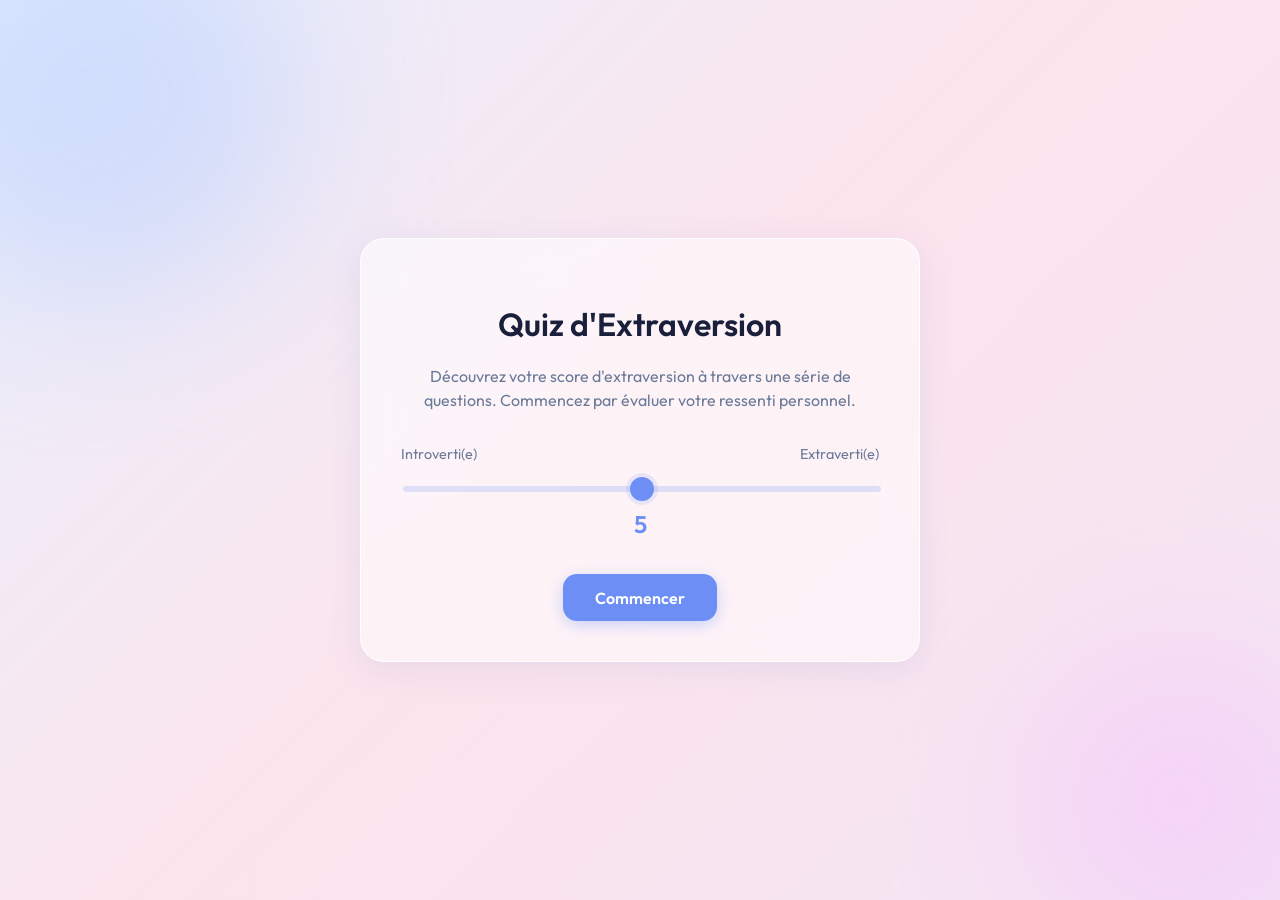
<file: index.html>
<!DOCTYPE html>
<html lang="fr">
<head>
  <meta charset="UTF-8">
  <meta name="viewport" content="width=device-width, initial-scale=1.0">
  <title>Quiz d'Extraversion</title>
  <link rel="stylesheet" href="style.css">
</head>
<body>
  <div class="orb orb-1"></div>
  <div class="orb orb-2"></div>
  <div class="card">
    <h1>Quiz d'Extraversion</h1>
    <p>Découvrez votre score d'extraversion à travers une série de questions. Commencez par évaluer votre ressenti personnel.</p>
    <div class="slider-container">
      <div class="slider-labels">
        <span>Introverti(e)</span>
        <span>Extraverti(e)</span>
      </div>
      <input type="range" id="self-slider" min="0" max="10" value="5" aria-label="Évaluez votre degré d'extraversion de 0 à 10">
      <div class="slider-value" id="self-value">5</div>
    </div>
    <button class="btn-primary" id="start-btn">Commencer</button>
  </div>
  <script src="main.js"></script>
</body>
</html>
</file>
<file: style.css>
@import url('https://fonts.googleapis.com/css2?family=Outfit:wght@400;600&display=swap');

:root {
  --bg-base: #f0f4ff;
  --bg-gradient: linear-gradient(135deg, #e8f0fe 0%, #fce4ec 50%, #f3e5f5 100%);
  --glass-bg: rgba(255, 255, 255, 0.55);
  --glass-border: rgba(255, 255, 255, 0.8);
  --glass-blur: 20px;
  --glass-shadow: 0 8px 32px rgba(100, 120, 200, 0.12);
  --accent: #6c8ef5;
  --accent-soft: rgba(108, 142, 245, 0.15);
  --text-primary: #1a1f3c;
  --text-secondary: #6b7a99;
  --slider-track: rgba(108, 142, 245, 0.2);
  --slider-thumb: #6c8ef5;
  --progress-bar: linear-gradient(90deg, #6c8ef5, #b87cf5);
}

* {
  box-sizing: border-box;
}

html {
  font-family: 'Outfit', sans-serif;
}

body {
  margin: 0;
  padding: 0;
  min-height: 100vh;
  background: var(--bg-gradient);
  color: var(--text-primary);
  display: flex;
  align-items: center;
  justify-content: center;
  font-size: 1rem;
  line-height: 1.5;
}

.orb {
  position: fixed;
  border-radius: 50%;
  filter: blur(80px);
  opacity: 0.4;
  z-index: -1;
}

.orb-1 {
  width: 400px;
  height: 400px;
  background: #a8c5ff;
  top: -100px;
  left: -100px;
}

.orb-2 {
  width: 300px;
  height: 300px;
  background: #f5b8ff;
  bottom: -50px;
  right: -50px;
}

.card {
  background: var(--glass-bg);
  backdrop-filter: blur(var(--glass-blur));
  -webkit-backdrop-filter: blur(var(--glass-blur));
  border: 1px solid var(--glass-border);
  border-radius: 24px;
  box-shadow: var(--glass-shadow);
  padding: 2.5rem;
  max-width: 560px;
  width: 100%;
  text-align: center;
}

h1 {
  font-size: 2rem;
  font-weight: 600;
  margin-bottom: 1rem;
  color: var(--text-primary);
}

p {
  color: var(--text-secondary);
  margin-bottom: 2rem;
}

.slider-container {
  margin: 2rem 0;
}

.slider-labels {
  display: flex;
  justify-content: space-between;
  margin-bottom: 0.5rem;
  font-size: 0.9rem;
  color: var(--text-secondary);
}

input[type="range"] {
  -webkit-appearance: none;
  width: 100%;
  height: 6px;
  background: var(--slider-track);
  border-radius: 3px;
  outline: none;
}

input[type="range"]::-webkit-slider-thumb {
  -webkit-appearance: none;
  width: 24px;
  height: 24px;
  border-radius: 50%;
  background: var(--slider-thumb);
  box-shadow: 0 0 0 4px var(--accent-soft);
  cursor: pointer;
  transition: box-shadow 0.2s;
}

input[type="range"]::-webkit-slider-thumb:hover {
  box-shadow: 0 0 0 8px var(--accent-soft);
}

.slider-value {
  font-size: 1.5rem;
  font-weight: 600;
  color: var(--accent);
  margin-top: 0.5rem;
}

.btn-primary {
  background: var(--accent);
  color: white;
  border: none;
  border-radius: 14px;
  padding: 0.85rem 2rem;
  font-family: 'Outfit', sans-serif;
  font-size: 1rem;
  font-weight: 600;
  cursor: pointer;
  transition: transform 0.15s, box-shadow 0.15s;
  box-shadow: 0 4px 15px rgba(108, 142, 245, 0.35);
}

.btn-primary:hover {
  transform: translateY(-2px);
  box-shadow: 0 6px 20px rgba(108, 142, 245, 0.5);
}

.progress-bar {
  width: 100%;
  height: 4px;
  background: var(--slider-track);
  border-radius: 2px;
  margin-bottom: 2rem;
  overflow: hidden;
}

.progress-bar-fill {
  height: 100%;
  border-radius: 2px;
  background: var(--progress-bar);
  transition: width 0.4s ease;
  width: 0%;
}

.question-text {
  font-size: 1.2rem;
  margin-bottom: 2rem;
}

.results-score {
  font-size: 3rem;
  font-weight: 600;
  color: var(--accent);
  margin: 1rem 0;
}

.results-label {
  font-size: 1.5rem;
  margin-bottom: 1rem;
}

.comparison {
  margin: 2rem 0;
}

.comparison-item {
  display: flex;
  justify-content: space-between;
  margin-bottom: 0.5rem;
}

@media (max-width: 600px) {
  .card {
    padding: 1.5rem;
    margin: 1rem;
  }
  h1 {
    font-size: 1.5rem;
  }
}
</file>
